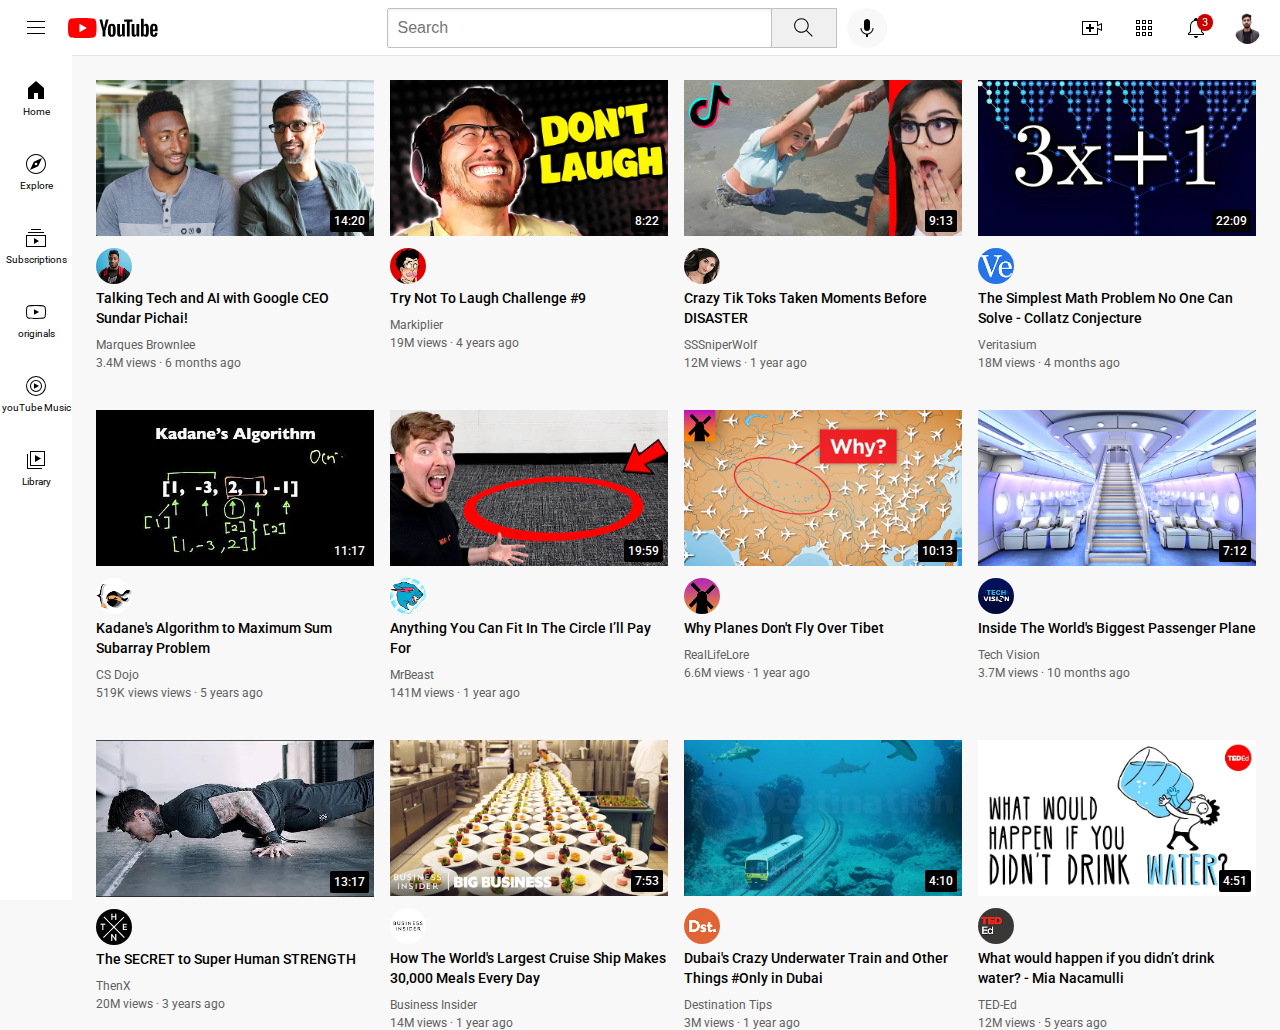
<file: index.html>
<!DOCTYPE html>
<html>
  <head>
    <title>Youtube.com Clone</title>
    <link rel="preconnect" href="https://fonts.googleapis.com">
    <link rel="preconnect" href="https://fonts.gstatic.com" crossorigin>
    <link href="https://fonts.googleapis.com/css2?family=Montserrat:wght@400;700&family=Roboto:wght@400;500;700&display=swap" rel="stylesheet">
    
    <link rel="stylesheet" href="styles/general.css">
    <link rel="stylesheet" href="styles/header.css">
    <link rel="stylesheet" href="styles/video.css">
    <link rel="stylesheet" href="styles/sidebar.css">
  </head>
  <body>

    <header class="header">
      <div class="left-section">
        <img class="hambueger-menu" src="icons/hamburger-menu.svg">
        <img class="youtube-logo" src="icons/youtube-logo.svg">
      </div>
      <div class="middle-section">
        <input class="search-bar" type="text" placeholder="Search">
        <button class="search-button">
          <img class="search-icon" src="icons/search.svg">
          <div class="tooltip">Search</div>
        </button>
        <button class="voice-search-button">
          <img class="voice-search-icon" src="icons/voice-search-icon.svg">
          <div class="tooltip">Search with your voice</div> 
        </button>
      </div>
      <div class="right-section">
        <div class="upload-icon-container">
          <img class="upload-icon" src="icons/upload.svg">
          <div class="tooltip">Create</div>
        </div>
        <div class="youtube-apps-icon-container">
          <img class="youtube-apps-icon" src="icons/youtube-apps.svg">
          <div class="tooltip">Youtube apps</div>
        </div>
        
        
        <div class="notifications-icon-container">
            <img class="notifications-icon" src="icons/notifications.svg">
            <div class="tooltip">Notifications</div>
          <div class="notifications-count">3</div>
        </div>
        <img class="current-user-picture" src="channel-pictures/my-channel.jpeg">
      </div>
    </header>

    <nav class="sidebar">
      <div class="sidebar-link">
        <img src="icons/home.svg">
        <div>Home</div>
      </div>
      <div class="sidebar-link">
        <img src="icons/explore.svg">
        <div>Explore</div>
      </div>
      <div class="sidebar-link">
        <img src="icons/subscriptions.svg">
        <div>Subscriptions</div>
      </div>
      <div class="sidebar-link">
        <img src="icons/originals.svg">
        <div>originals</div>
      </div>
      <div class="sidebar-link">
        <img src="icons/youtube-music.svg">
        <div>youTube Music</div>
      </div>
      <div class="sidebar-link">
        <img src="icons/library.svg">
        <div>Library</div>
      </div>
 
    </nav>
    
    <main>
      <section class="video-grid">
        <div class="video-preview">
          <div class="thumbnail-row">
            <img class="thumbnail" src="thumbnails/thumbnail-1.webp">
            <div class="video-time">
              14:20
            </div>
          </div>
          <div class="video-info-grid">
            <div class="channel-picture">
              <img class="profile-picture" src="channel-pictures/channel-1.jpeg">
            </div>
            <div class="video-info">
              <p class="video-title">
                Talking Tech and AI with Google CEO Sundar Pichai!
                </p>
                <p class="video-author">
                Marques Brownlee
                </p>
                <p class="video-stat">
                3.4M views &#183; 6 months ago
                </p>
            </div>
            
            
          </div>
          
        </div>
        <div class="video-preview">
          <div class="thumbnail-row">
            <img class="thumbnail" src="thumbnails/thumbnail-2.webp">
            <div class="video-time">
              8:22
            </div>
          </div>
          <div class="video-info-grid">
            <div class="channel-picture">
              <img class="profile-picture" src="channel-pictures/channel-2.jpeg">
            </div>
            <div class="video-info">
              <p class="video-title">
                
                Try Not To Laugh Challenge #9
              </p>
              <p class="video-author">
                Markiplier
              </p>
              <p class="video-stat">
                19M views &#183; 4 years ago
              </p>
            </div>
            
            
          </div>
          
        </div>
    
        <div class="video-preview">
          <div class="thumbnail-row">
            <img class="thumbnail" src="thumbnails/thumbnail-3.webp">
            <div class="video-time">
              9:13
            </div>
          </div>
          <div class="video-info-grid">
            <div class="channel-picture">
              <img class="profile-picture" src="channel-pictures/channel-3.jpeg">
            </div>
            <div class="video-info">
              <p class="video-title">
                Crazy Tik Toks Taken Moments Before DISASTER
              </p>
              <p class="video-author">
                SSSniperWolf
              </p>
              <p class="video-stat">
                12M views &#183; 1 year ago
              </p>
            </div>
            
            
          </div>
          
        </div>
        <div class="video-preview">
          <div class="thumbnail-row">
            <img class="thumbnail" src="thumbnails/thumbnail-4.webp">
            <div class="video-time">
              22:09
            </div>
          </div>
          <div class="video-info-grid">
            <div class="channel-picture">
              <img class="profile-picture" src="channel-pictures/channel-4.jpeg">
            </div>
            <div class="video-info">
              <p class="video-title">
                The Simplest Math Problem No One Can Solve - Collatz Conjecture
              </p>
              <p class="video-author">
                Veritasium
              </p>
              <p class="video-stat">
                18M views &#183; 4 months ago
              </p>
            </div>
            
            
          </div>
          
        </div>
    
        <div class="video-preview">
          <div class="thumbnail-row">
            <img class="thumbnail" src="thumbnails/thumbnail-5.webp">
            <div class="video-time">
              11:17
            </div>
          </div>
          <div class="video-info-grid">
            <div class="channel-picture">
              <img class="profile-picture" src="channel-pictures/channel-5.jpeg">
            </div>
            <div class="video-info">
              <p class="video-title">
                Kadane's Algorithm to Maximum Sum Subarray Problem
              </p>
              <p class="video-author">
                CS Dojo
              </p>
              <p class="video-stat">
              519K views views &#183; 5 years ago
              </p>
            </div>
            
            
          </div>
          
        </div>
        <div class="video-preview">
          <div class="thumbnail-row">
            <img class="thumbnail" src="thumbnails/thumbnail-6.webp">
            <div class="video-time">
              19:59
            </div>
          </div>
          <div class="video-info-grid">
            <div class="channel-picture">
              <img class="profile-picture" src="channel-pictures/channel-6.jpeg">
            </div>
            <div class="video-info">
              <p class="video-title">
                Anything You Can Fit In The Circle I’ll Pay For
              </p>
              <p class="video-author">
                MrBeast
              </p>
              <p class="video-stat">
                141M views &#183; 1 year ago
              </p>
            </div>
          </div>
          
        </div>

        <div class="video-preview">
          <div class="thumbnail-row">
            <img class="thumbnail" src="thumbnails/thumbnail-7.webp">
            <div class="video-time">
              10:13
            </div>
          </div>
          <div class="video-info-grid">
            <div class="channel-picture">
              <img class="profile-picture" src="channel-pictures/channel-7.jpeg">
            </div>
            <div class="video-info">
              <p class="video-title">
                Why Planes Don't Fly Over Tibet
              </p>
              <p class="video-author">
                RealLifeLore
              </p>
              <p class="video-stat">
              6.6M views &#183; 1 year ago
              </p>
            </div>
          </div>
          
        </div>
        <div class="video-preview">
          <div class="thumbnail-row">
            <img class="thumbnail" src="thumbnails/thumbnail-8.webp">
            <div class="video-time">
              7:12
            </div>
          </div>
          <div class="video-info-grid">
            <div class="channel-picture">
              <img class="profile-picture" src="channel-pictures/channel-8.jpeg">
            </div>
            <div class="video-info">
              <p class="video-title">
                Inside The World's Biggest Passenger Plane
              </p>
              <p class="video-author">
                Tech Vision
              </p>
              <p class="video-stat">
              3.7M views &#183; 10 months ago
              </p>
            </div>
          </div>
          
        </div>
        <div class="video-preview">
          <div class="thumbnail-row">
            <img class="thumbnail" src="thumbnails/thumbnail-9.webp">
            <div class="video-time">
              13:17
            </div>
          </div>
          <div class="video-info-grid">
            <div class="channel-picture">
              <img class="profile-picture" src="channel-pictures/channel-9.jpeg">
            </div>
            <div class="video-info">
              <p class="video-title">
                The SECRET to Super Human STRENGTH
              </p>
              <p class="video-author">
                ThenX
              </p>
              <p class="video-stat">
              20M views &#183; 3 years ago
              </p>
            </div>
          </div>
          
        </div>
        <div class="video-preview">
          <div class="thumbnail-row">
            <img class="thumbnail" src="thumbnails/thumbnail-10.webp">
            <div class="video-time">
              7:53
            </div>
          </div>
          <div class="video-info-grid">
            <div class="channel-picture">
              <img class="profile-picture" src="channel-pictures/channel-10.jpeg">
            </div>
            <div class="video-info">
              <p class="video-title">
                How The World's Largest Cruise Ship Makes 30,000 Meals Every Day
              </p>
              <p class="video-author">
                Business Insider
              </p>
              <p class="video-stat">
                14M views &#183; 1 year ago
              </p>
            </div>
          </div>
          
        </div>
        <div class="video-preview">
          <div class="thumbnail-row">
            <img class="thumbnail" src="thumbnails/thumbnail-11.webp">
            <div class="video-time">
              4:10
            </div>
          </div>
          <div class="video-info-grid">
            <div class="channel-picture">
              <img class="profile-picture" src="channel-pictures/channel-11.jpeg">
            </div>
            <div class="video-info">
              <p class="video-title">
                Dubai's Crazy Underwater Train and Other Things #Only in Dubai
              </p>
              <p class="video-author">
                Destination Tips
              </p>
              <p class="video-stat">
              3M views &#183; 1 year ago
              </p>
            </div>
          </div>

        </div>
        <div class="video-preview">
          <div class="thumbnail-row">
            <img class="thumbnail" src="thumbnails/thumbnail-12.webp">
            <div class="video-time">
              4:51
            </div>
          </div>
          <div class="video-info-grid">
            <div class="channel-picture">
              <img class="profile-picture" src="channel-pictures/channel-12.jpeg">
            </div>
            <div class="video-info">
              <p class="video-title">
                What would happen if you didn’t drink water? - Mia Nacamulli
              </p>
              <p class="video-author">
                TED-Ed
              </p>
              <p class="video-stat">
              12M views &#183; 5 years ago
              </p>
            </div>
          </div>
          
        </div>
      </section>
    </main>
    
    
  </body>
</html>
</file>
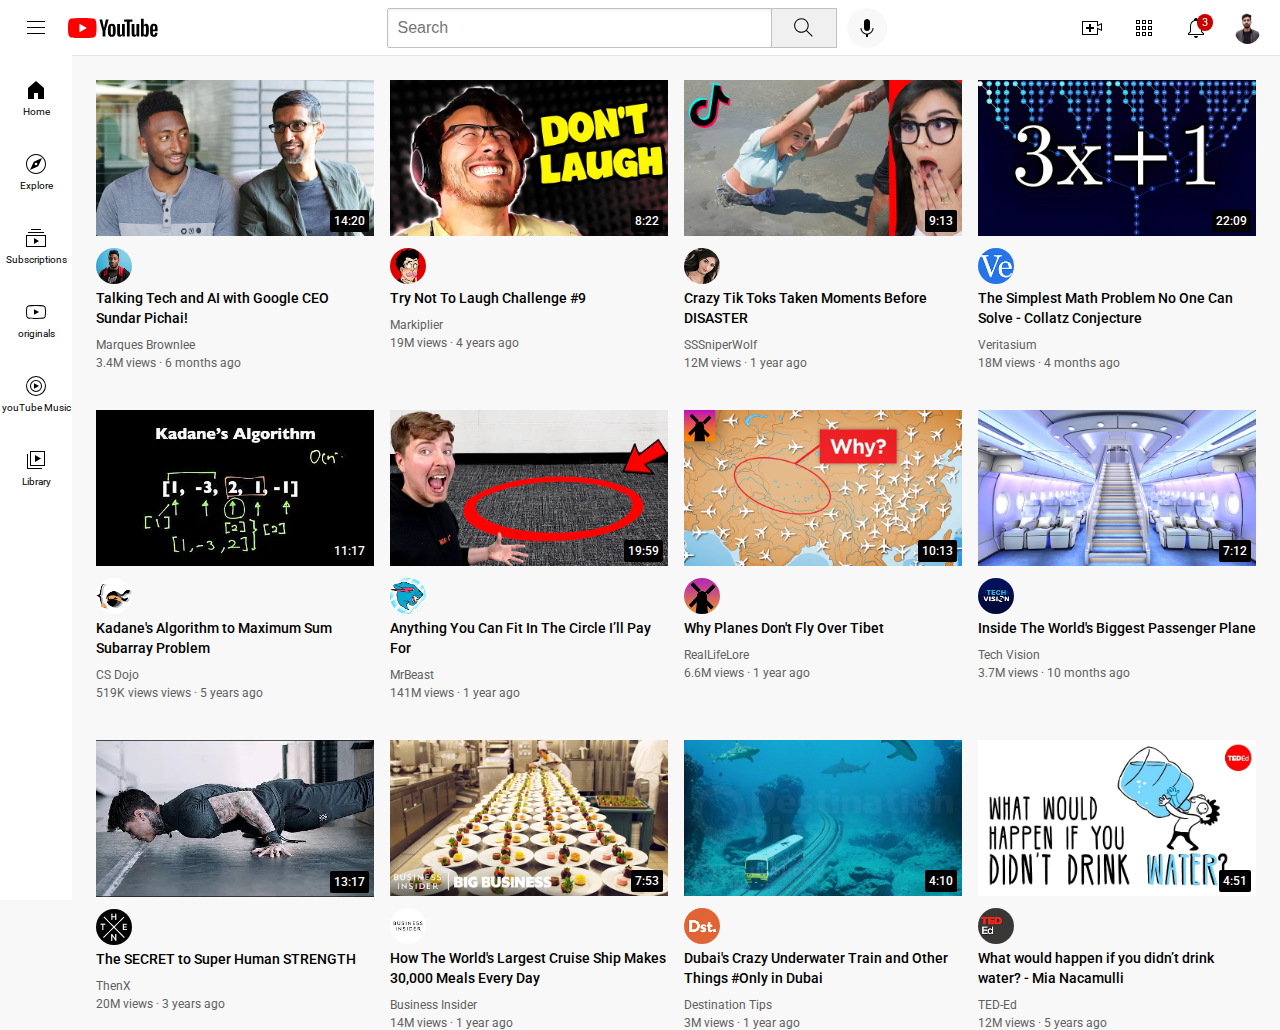
<file: youtube.html>
<!DOCTYPE html>
<html>
  <head>
    <title>Youtube.com Clone</title>
    <link rel="preconnect" href="https://fonts.googleapis.com">
    <link rel="preconnect" href="https://fonts.gstatic.com" crossorigin>
    <link href="https://fonts.googleapis.com/css2?family=Montserrat:wght@400;700&family=Roboto:wght@400;500;700&display=swap" rel="stylesheet">
    
    <link rel="stylesheet" href="styles/general.css">
    <link rel="stylesheet" href="styles/header.css">
    <link rel="stylesheet" href="styles/video.css">
    <link rel="stylesheet" href="styles/sidebar.css">
  </head>
  <body>

    <header class="header">
      <div class="left-section">
        <img class="hambueger-menu" src="icons/hamburger-menu.svg">
        <img class="youtube-logo" src="icons/youtube-logo.svg">
      </div>
      <div class="middle-section">
        <input class="search-bar" type="text" placeholder="Search">
        <button class="search-button">
          <img class="search-icon" src="icons/search.svg">
          <div class="tooltip">Search</div>
        </button>
        <button class="voice-search-button">
          <img class="voice-search-icon" src="icons/voice-search-icon.svg">
          <div class="tooltip">Search with your voice</div> 
        </button>
      </div>
      <div class="right-section">
        <div class="upload-icon-container">
          <img class="upload-icon" src="icons/upload.svg">
          <div class="tooltip">Create</div>
        </div>
        <div class="youtube-apps-icon-container">
          <img class="youtube-apps-icon" src="icons/youtube-apps.svg">
          <div class="tooltip">Youtube apps</div>
        </div>
        
        
        <div class="notifications-icon-container">
            <img class="notifications-icon" src="icons/notifications.svg">
            <div class="tooltip">Notifications</div>
          <div class="notifications-count">3</div>
        </div>
        <img class="current-user-picture" src="channel-pictures/my-channel.jpeg">
      </div>
    </header>

    <nav class="sidebar">
      <div class="sidebar-link">
        <img src="icons/home.svg">
        <div>Home</div>
      </div>
      <div class="sidebar-link">
        <img src="icons/explore.svg">
        <div>Explore</div>
      </div>
      <div class="sidebar-link">
        <img src="icons/subscriptions.svg">
        <div>Subscriptions</div>
      </div>
      <div class="sidebar-link">
        <img src="icons/originals.svg">
        <div>originals</div>
      </div>
      <div class="sidebar-link">
        <img src="icons/youtube-music.svg">
        <div>youTube Music</div>
      </div>
      <div class="sidebar-link">
        <img src="icons/library.svg">
        <div>Library</div>
      </div>
 
    </nav>
    
    <main>
      <section class="video-grid">
        <div class="video-preview">
          <div class="thumbnail-row">
            <img class="thumbnail" src="thumbnails/thumbnail-1.webp">
            <div class="video-time">
              14:20
            </div>
          </div>
          <div class="video-info-grid">
            <div class="channel-picture">
              <img class="profile-picture" src="channel-pictures/channel-1.jpeg">
            </div>
            <div class="video-info">
              <p class="video-title">
                Talking Tech and AI with Google CEO Sundar Pichai!
                </p>
                <p class="video-author">
                Marques Brownlee
                </p>
                <p class="video-stat">
                3.4M views &#183; 6 months ago
                </p>
            </div>
            
            
          </div>
          
        </div>
        <div class="video-preview">
          <div class="thumbnail-row">
            <img class="thumbnail" src="thumbnails/thumbnail-2.webp">
            <div class="video-time">
              8:22
            </div>
          </div>
          <div class="video-info-grid">
            <div class="channel-picture">
              <img class="profile-picture" src="channel-pictures/channel-2.jpeg">
            </div>
            <div class="video-info">
              <p class="video-title">
                
                Try Not To Laugh Challenge #9
              </p>
              <p class="video-author">
                Markiplier
              </p>
              <p class="video-stat">
                19M views &#183; 4 years ago
              </p>
            </div>
            
            
          </div>
          
        </div>
    
        <div class="video-preview">
          <div class="thumbnail-row">
            <img class="thumbnail" src="thumbnails/thumbnail-3.webp">
            <div class="video-time">
              9:13
            </div>
          </div>
          <div class="video-info-grid">
            <div class="channel-picture">
              <img class="profile-picture" src="channel-pictures/channel-3.jpeg">
            </div>
            <div class="video-info">
              <p class="video-title">
                Crazy Tik Toks Taken Moments Before DISASTER
              </p>
              <p class="video-author">
                SSSniperWolf
              </p>
              <p class="video-stat">
                12M views &#183; 1 year ago
              </p>
            </div>
            
            
          </div>
          
        </div>
        <div class="video-preview">
          <div class="thumbnail-row">
            <img class="thumbnail" src="thumbnails/thumbnail-4.webp">
            <div class="video-time">
              22:09
            </div>
          </div>
          <div class="video-info-grid">
            <div class="channel-picture">
              <img class="profile-picture" src="channel-pictures/channel-4.jpeg">
            </div>
            <div class="video-info">
              <p class="video-title">
                The Simplest Math Problem No One Can Solve - Collatz Conjecture
              </p>
              <p class="video-author">
                Veritasium
              </p>
              <p class="video-stat">
                18M views &#183; 4 months ago
              </p>
            </div>
            
            
          </div>
          
        </div>
    
        <div class="video-preview">
          <div class="thumbnail-row">
            <img class="thumbnail" src="thumbnails/thumbnail-5.webp">
            <div class="video-time">
              11:17
            </div>
          </div>
          <div class="video-info-grid">
            <div class="channel-picture">
              <img class="profile-picture" src="channel-pictures/channel-5.jpeg">
            </div>
            <div class="video-info">
              <p class="video-title">
                Kadane's Algorithm to Maximum Sum Subarray Problem
              </p>
              <p class="video-author">
                CS Dojo
              </p>
              <p class="video-stat">
              519K views views &#183; 5 years ago
              </p>
            </div>
            
            
          </div>
          
        </div>
        <div class="video-preview">
          <div class="thumbnail-row">
            <img class="thumbnail" src="thumbnails/thumbnail-6.webp">
            <div class="video-time">
              19:59
            </div>
          </div>
          <div class="video-info-grid">
            <div class="channel-picture">
              <img class="profile-picture" src="channel-pictures/channel-6.jpeg">
            </div>
            <div class="video-info">
              <p class="video-title">
                Anything You Can Fit In The Circle I’ll Pay For
              </p>
              <p class="video-author">
                MrBeast
              </p>
              <p class="video-stat">
                141M views &#183; 1 year ago
              </p>
            </div>
          </div>
          
        </div>

        <div class="video-preview">
          <div class="thumbnail-row">
            <img class="thumbnail" src="thumbnails/thumbnail-7.webp">
            <div class="video-time">
              10:13
            </div>
          </div>
          <div class="video-info-grid">
            <div class="channel-picture">
              <img class="profile-picture" src="channel-pictures/channel-7.jpeg">
            </div>
            <div class="video-info">
              <p class="video-title">
                Why Planes Don't Fly Over Tibet
              </p>
              <p class="video-author">
                RealLifeLore
              </p>
              <p class="video-stat">
              6.6M views &#183; 1 year ago
              </p>
            </div>
          </div>
          
        </div>
        <div class="video-preview">
          <div class="thumbnail-row">
            <img class="thumbnail" src="thumbnails/thumbnail-8.webp">
            <div class="video-time">
              7:12
            </div>
          </div>
          <div class="video-info-grid">
            <div class="channel-picture">
              <img class="profile-picture" src="channel-pictures/channel-8.jpeg">
            </div>
            <div class="video-info">
              <p class="video-title">
                Inside The World's Biggest Passenger Plane
              </p>
              <p class="video-author">
                Tech Vision
              </p>
              <p class="video-stat">
              3.7M views &#183; 10 months ago
              </p>
            </div>
          </div>
          
        </div>
        <div class="video-preview">
          <div class="thumbnail-row">
            <img class="thumbnail" src="thumbnails/thumbnail-9.webp">
            <div class="video-time">
              13:17
            </div>
          </div>
          <div class="video-info-grid">
            <div class="channel-picture">
              <img class="profile-picture" src="channel-pictures/channel-9.jpeg">
            </div>
            <div class="video-info">
              <p class="video-title">
                The SECRET to Super Human STRENGTH
              </p>
              <p class="video-author">
                ThenX
              </p>
              <p class="video-stat">
              20M views &#183; 3 years ago
              </p>
            </div>
          </div>
          
        </div>
        <div class="video-preview">
          <div class="thumbnail-row">
            <img class="thumbnail" src="thumbnails/thumbnail-10.webp">
            <div class="video-time">
              7:53
            </div>
          </div>
          <div class="video-info-grid">
            <div class="channel-picture">
              <img class="profile-picture" src="channel-pictures/channel-10.jpeg">
            </div>
            <div class="video-info">
              <p class="video-title">
                How The World's Largest Cruise Ship Makes 30,000 Meals Every Day
              </p>
              <p class="video-author">
                Business Insider
              </p>
              <p class="video-stat">
                14M views &#183; 1 year ago
              </p>
            </div>
          </div>
          
        </div>
        <div class="video-preview">
          <div class="thumbnail-row">
            <img class="thumbnail" src="thumbnails/thumbnail-11.webp">
            <div class="video-time">
              4:10
            </div>
          </div>
          <div class="video-info-grid">
            <div class="channel-picture">
              <img class="profile-picture" src="channel-pictures/channel-11.jpeg">
            </div>
            <div class="video-info">
              <p class="video-title">
                Dubai's Crazy Underwater Train and Other Things #Only in Dubai
              </p>
              <p class="video-author">
                Destination Tips
              </p>
              <p class="video-stat">
              3M views &#183; 1 year ago
              </p>
            </div>
          </div>

        </div>
        <div class="video-preview">
          <div class="thumbnail-row">
            <img class="thumbnail" src="thumbnails/thumbnail-12.webp">
            <div class="video-time">
              4:51
            </div>
          </div>
          <div class="video-info-grid">
            <div class="channel-picture">
              <img class="profile-picture" src="channel-pictures/channel-12.jpeg">
            </div>
            <div class="video-info">
              <p class="video-title">
                What would happen if you didn’t drink water? - Mia Nacamulli
              </p>
              <p class="video-author">
                TED-Ed
              </p>
              <p class="video-stat">
              12M views &#183; 5 years ago
              </p>
            </div>
          </div>
          
        </div>
      </section>
    </main>
    
    
  </body>
</html>
</file>
<file: styles/general.css>
p {
  margin-top: 0;
  margin-bottom: 0;
}

body {
  font-family: Roboto, Arial;
  margin: 0;
  padding-top: 80px;
  padding-left: 96px;
  padding-right: 24px;
  background-color: rgb(248, 248, 248);
}
</file>
<file: styles/header.css>
.header {
  height: 55px;
  display: flex;
  flex-direction: row;
  justify-content: space-between;

  position: fixed;
  top: 0;
  left: 0;
  right: 0;
  z-index: 100;

  background-color: white;
  border-bottom-width: 1px;
  border-bottom-style: solid;
  border-bottom-color: rgb(228, 228, 228);
  
}

.left-section {
  align-items: center;
  display: flex;
}

.hambueger-menu{
  height: 24px;
  margin-left: 24px;
  margin-right: 20px;
  cursor: pointer;
}

.youtube-logo {
  height: 20px;
  cursor: pointer;
}

.middle-section {
  flex: 1;
  margin-left: 70px;
  margin-right: 35px;
  max-width: 500px;
  display: flex;
  align-items: center;
}

.search-bar {
  flex: 1;
  height: 36px;
  padding-left: 10px;
  font-size: 16px;
  border: 1px solid rgb(192, 192, 192);
  border-radius: 2px;
  box-shadow: inset 1px 2px 3px rgba(0, 0, 0, 0.05);
  width: 0;
}

.search-bar::placeholder {
  font-size: 16px;
}

.search-button {
  height: 40px;
  width: 66px;
  background-color: rgb(240, 240, 240);
  border-width: 1px;
  border-style: solid;
  border-color: rgb(192, 192, 192);
  margin-left: -1px;
  margin-right: 10px;

}

.search-button,
.voice-search-button,
.upload-icon-container,
.youtube-apps-icon-container,
.notifications-icon-container {
  display: flex;
  justify-content: center;
  align-items: center;
  position: relative;
  cursor: pointer;
}

.search-button .tooltip,
.voice-search-button .tooltip,
.upload-icon-container .tooltip,
.youtube-apps-icon-container .tooltip,
.notifications-icon-container .tooltip {
  position: absolute;
  background-color: gray;
  color: white;
  padding-top: 4px;
  padding-bottom: 4px;
  padding-left: 8px;
  padding-right: 8px;
  border-radius: 2px;
  font-size: 12px;
  bottom: -30px;
  opacity: 0;
  transition: opacity 0.15s;
  pointer-events: none;
  white-space: nowrap;
}

.search-button:hover .tooltip,
.voice-search-button:hover .tooltip,
.upload-icon-container:hover .tooltip,
.youtube-apps-icon-container:hover .tooltip,
.notifications-icon-container:hover .tooltip {
  opacity: 1;
}

.search-icon {
  height: 25px;
}

.voice-search-button {
  height: 40px;
  width: 40px;
  border-radius: 20px;
  border: none;
  background-color: rgb(248, 248, 248);
}

.voice-search-icon {
  height: 24px;
}

.right-section {
  width: 180px;
  display: flex;
  align-items: center;
  justify-content: space-between;
  margin-right: 20px;
  flex-shrink: 0;
}

.upload-icon {
  height: 24px;
}

.youtube-apps-icon {
  height: 24px;
}

.notifications-icon {
  height: 24px;
}

.notifications-icon-container {
  position: relative;
}

.notifications-count {
  position: absolute;
  top: -2px;
  right: -5px;
  background-color: rgb(200, 0, 0);
  color: white;
  font-size: 11px;
  padding-left: 5px;
  padding-right: 5px;
  padding-top: 2px;
  padding-bottom: 2px;
  border-radius: 10px;


}

.current-user-picture {
  height: 32px;
  border-radius: 16px;
}
</file>
<file: styles/video.css>
.thumbnail {
  width: 100%;
}

.div-example {
  display: inline-block;
}

.video-title {
  margin-top: 0;
  font-size: 14px;
  font-weight: 500;
  line-height: 20px;
  margin-bottom: 10px;
}

.video-author,
.video-stat {
  font-size: 12px;
  color: rgb(96, 96, 96);
}

.video-author {
  margin-bottom: 4px;
}

.video-info-grid {
  display: grid;
  grid-template-columns: 50px, 1fr;
}
.profile-picture {
  width: 36px;
  border-radius: 50px;
}
.thumbnail-row {
  margin-bottom: 8px;
  position: relative;
}

.video-grid {
  display: grid;
  grid-template-columns: 1fr 1fr 1fr;
  column-gap: 16px;
  row-gap: 40px;
}

@media (max-width: 750px) {
  .video-grid {
    grid-template-columns: 1fr 1fr;
  }
  
}

@media (min-width: 751px) and (max-width:999px) {
  .video-grid {
    grid-template-columns: 1fr 1fr 1fr;
  }
}

@media (min-width: 1000px) {
  .video-grid {
    grid-template-columns: 1fr 1fr 1fr 1fr;
  }
}

.video-time {
  font-size: 12px;
  font-weight: 500;
  padding: 4px;
  border-radius: 2px;
  background-color: black;
  color: white;
  position: absolute;
  bottom: 8px;
  right: 5px;
}
</file>
<file: styles/sidebar.css>
.sidebar {
  position: fixed;
  left: 0;
  top: 55px;
  bottom: 0;
  background-color: white;
  width: 72px;
  z-index: 200;
  padding-top: 5px;
}

.sidebar-link {
  height: 74px;
  display: flex;
  justify-content: center;
  align-items: center;
  flex-direction: column;
  cursor: pointer;
}

.sidebar-link:hover {
  background-color: rgb(235, 235, 235);
}

.sidebar-link img {
  height: 24px;
  margin-bottom: 4px;

}

.sidebar-link div {
  font-family: Roboto, Arial;
  font-size: 10px;

}
</file>
